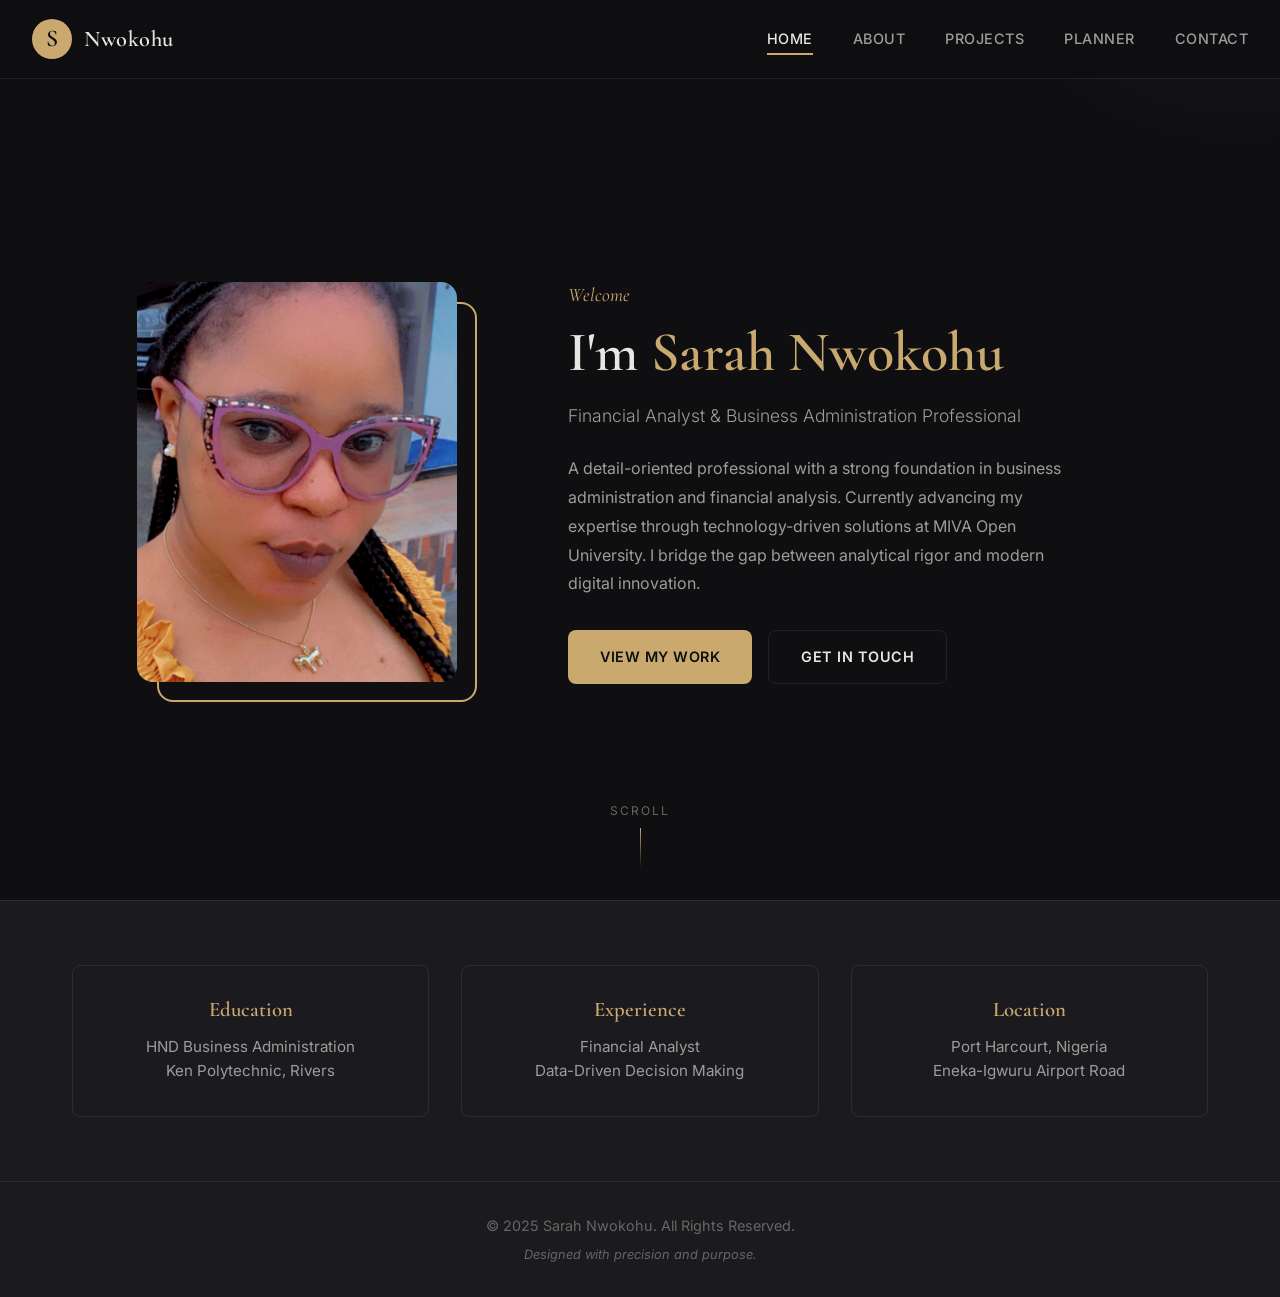
<file: index.html>
<!DOCTYPE html>
<html lang="en">
<head>
    <meta charset="UTF-8">
    <meta name="viewport" content="width=device-width, initial-scale=1.0">
    <title>Sarah Nwokohu — Portfolio</title>
    <link rel="stylesheet" href="css/styles.css">
    <link rel="preconnect" href="https://fonts.googleapis.com">
    <link href="https://fonts.googleapis.com/css2?family=Cormorant+Garamond:ital,wght@0,400;0,600;1,400&family=Inter:wght@300;400;500;600&display=swap" rel="stylesheet">
</head>
<body>
    <nav class="navbar" id="navbar">
        <div class="nav-brand">
            <span class="brand-initial">S</span>
            <span class="brand-name">Nwokohu</span>
        </div>
        <button class="nav-toggle" id="navToggle" aria-label="Toggle navigation">
            <span></span><span></span><span></span>
        </button>
        <ul class="nav-links" id="navLinks">
            <li><a href="index.html" class="active">Home</a></li>
            <li><a href="about.html">About</a></li>
            <li><a href="projects.html">Projects</a></li>
            <li><a href="planner.html">Planner</a></li>
            <li><a href="contact.html">Contact</a></li>
        </ul>
    </nav>

    <header class="hero">
        <div class="hero-content">
            <div class="hero-image">
                <img src="assets/images/profile.jpeg" alt="Sarah Nwokohu" id="profilePhoto">
                <div class="image-frame"></div>
            </div>
            <div class="hero-text">
                <p class="hero-greeting">Welcome</p>
                <h1 class="hero-title">I'm <span class="accent">Sarah Nwokohu</span></h1>
                <p class="hero-subtitle">Financial Analyst & Business Administration Professional</p>
                <p class="hero-bio">
                    A detail-oriented professional with a strong foundation in business administration 
                    and financial analysis. Currently advancing my expertise through technology-driven 
                    solutions at MIVA Open University. I bridge the gap between analytical rigor and 
                    modern digital innovation.
                </p>
                <div class="hero-cta">
                    <a href="projects.html" class="btn btn-primary">View My Work</a>
                    <a href="contact.html" class="btn btn-outline">Get in Touch</a>
                </div>
            </div>
        </div>
        <div class="scroll-indicator">
            <span>Scroll</span>
            <div class="scroll-line"></div>
        </div>
    </header>

    <section class="quick-info">
        <div class="container">
            <div class="info-grid">
                <div class="info-card">
                    <h3>Education</h3>
                    <p>HND Business Administration<br>Ken Polytechnic, Rivers</p>
                </div>
                <div class="info-card">
                    <h3>Experience</h3>
                    <p>Financial Analyst<br>Data-Driven Decision Making</p>
                </div>
                <div class="info-card">
                    <h3>Location</h3>
                    <p>Port Harcourt, Nigeria<br>Eneka-Igwuru Airport Road</p>
                </div>
            </div>
        </div>
    </section>

    <footer class="footer">
        <div class="container">
            <p>&copy; 2025 Sarah Nwokohu. All Rights Reserved.</p>
            <p class="footer-credit">Designed with precision and purpose.</p>
        </div>
    </footer>

    <script src="js/main.js"></script>
</body>
</html>
</file>
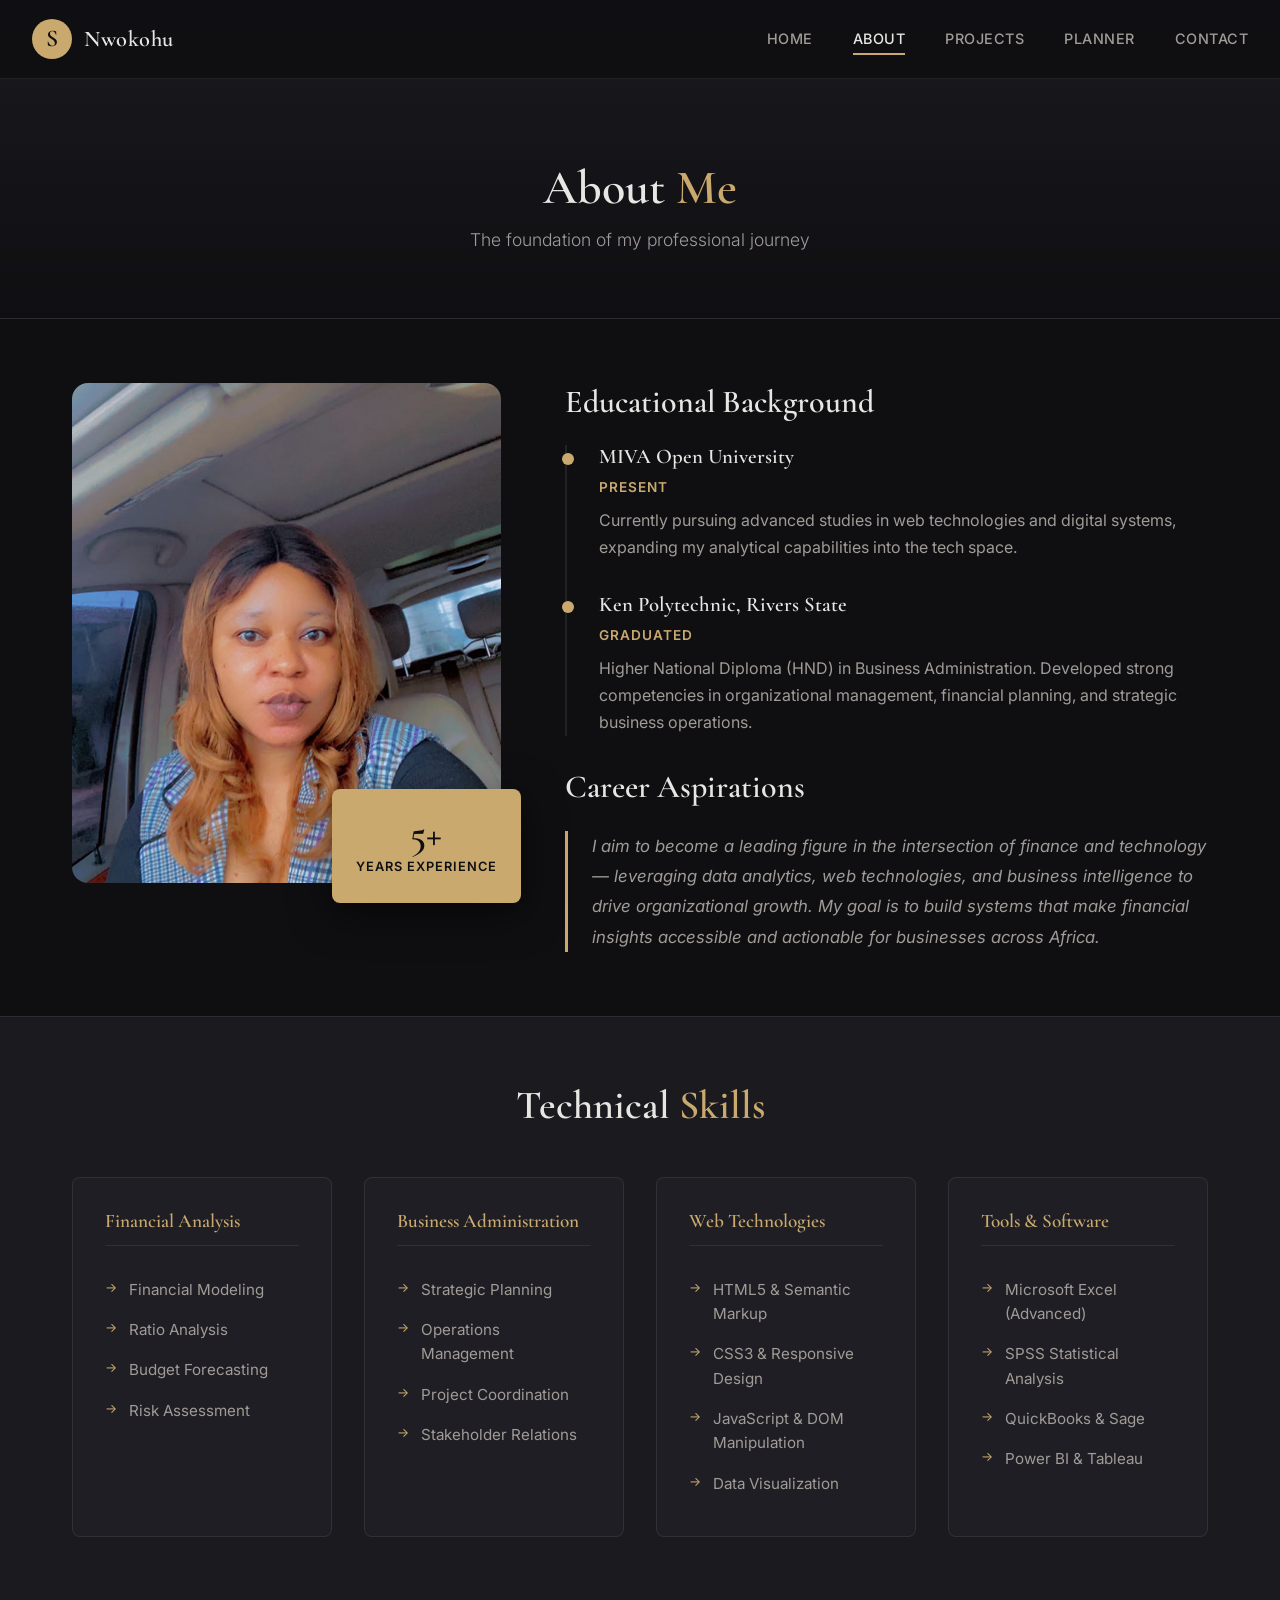
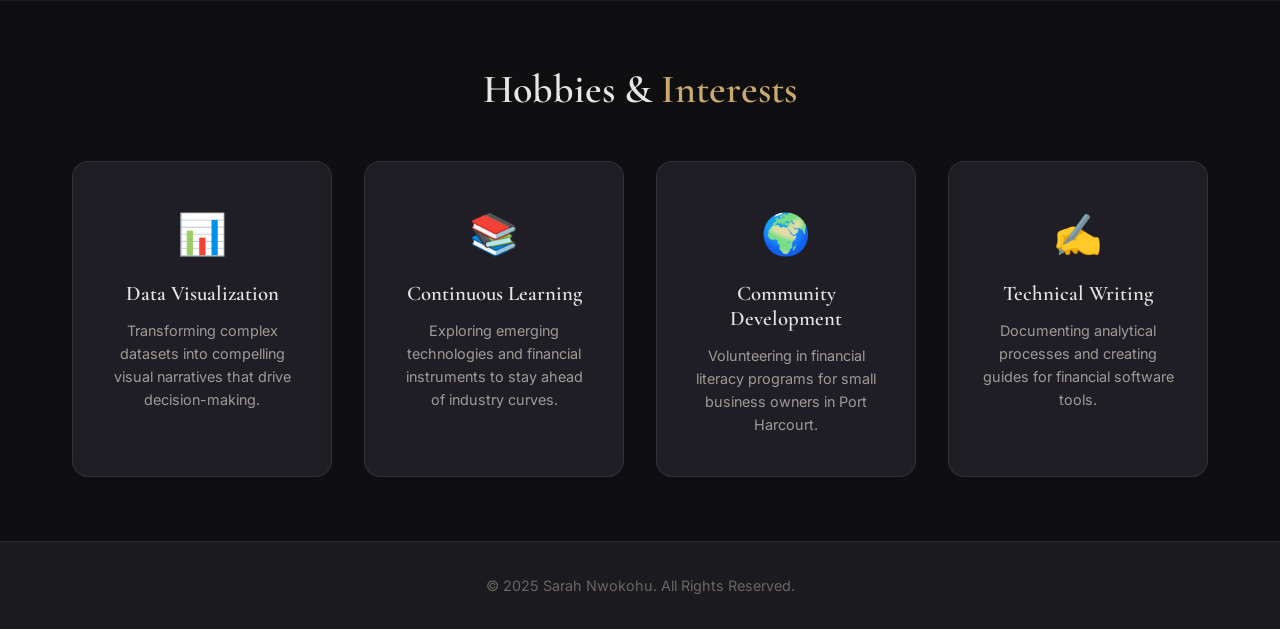
<file: about.html>
<!DOCTYPE html>
<html lang="en">
<head>
    <meta charset="UTF-8">
    <meta name="viewport" content="width=device-width, initial-scale=1.0">
    <title>About — Sarah Nwokohu</title>
    <link rel="stylesheet" href="css/styles.css">
    <link rel="preconnect" href="https://fonts.googleapis.com">
    <link href="https://fonts.googleapis.com/css2?family=Cormorant+Garamond:ital,wght@0,400;0,600;1,400&family=Inter:wght@300;400;500;600&display=swap" rel="stylesheet">
</head>
<body>
    <nav class="navbar" id="navbar">
        <div class="nav-brand">
            <span class="brand-initial">S</span>
            <span class="brand-name">Nwokohu</span>
        </div>
        <button class="nav-toggle" id="navToggle" aria-label="Toggle navigation">
            <span></span><span></span><span></span>
        </button>
        <ul class="nav-links" id="navLinks">
            <li><a href="index.html">Home</a></li>
            <li><a href="about.html" class="active">About</a></li>
            <li><a href="projects.html">Projects</a></li>
            <li><a href="planner.html">Planner</a></li>
            <li><a href="contact.html">Contact</a></li>
        </ul>
    </nav>

    <main class="page-header">
        <div class="container">
            <h1 class="page-title">About <span class="accent">Me</span></h1>
            <p class="page-subtitle">The foundation of my professional journey</p>
        </div>
    </main>

    <section class="about-section">
        <div class="container">
            <div class="about-grid">
                <div class="about-image">
                    <img src="assets/images/about.jpeg" alt="Sarah at work">
                    <div class="experience-badge">
                        <span class="badge-number">5+</span>
                        <span class="badge-text">Years Experience</span>
                    </div>
                </div>
                <div class="about-content">
                    <h2>Educational Background</h2>
                    <div class="timeline">
                        <div class="timeline-item">
                            <div class="timeline-marker"></div>
                            <div class="timeline-content">
                                <h3>MIVA Open University</h3>
                                <span class="timeline-date">Present</span>
                                <p>Currently pursuing advanced studies in web technologies and digital systems, expanding my analytical capabilities into the tech space.</p>
                            </div>
                        </div>
                        <div class="timeline-item">
                            <div class="timeline-marker"></div>
                            <div class="timeline-content">
                                <h3>Ken Polytechnic, Rivers State</h3>
                                <span class="timeline-date">Graduated</span>
                                <p>Higher National Diploma (HND) in Business Administration. Developed strong competencies in organizational management, financial planning, and strategic business operations.</p>
                            </div>
                        </div>
                    </div>

                    <h2>Career Aspirations</h2>
                    <p class="aspiration-text">
                        I aim to become a leading figure in the intersection of finance and technology — 
                        leveraging data analytics, web technologies, and business intelligence to drive 
                        organizational growth. My goal is to build systems that make financial insights 
                        accessible and actionable for businesses across Africa.
                    </p>
                </div>
            </div>
        </div>
    </section>

    <section class="skills-section">
        <div class="container">
            <h2 class="section-title">Technical <span class="accent">Skills</span></h2>
            <div class="skills-grid">
                <div class="skill-category">
                    <h3>Financial Analysis</h3>
                    <ul class="skill-list">
                        <li>Financial Modeling</li>
                        <li>Ratio Analysis</li>
                        <li>Budget Forecasting</li>
                        <li>Risk Assessment</li>
                    </ul>
                </div>
                <div class="skill-category">
                    <h3>Business Administration</h3>
                    <ul class="skill-list">
                        <li>Strategic Planning</li>
                        <li>Operations Management</li>
                        <li>Project Coordination</li>
                        <li>Stakeholder Relations</li>
                    </ul>
                </div>
                <div class="skill-category">
                    <h3>Web Technologies</h3>
                    <ul class="skill-list">
                        <li>HTML5 & Semantic Markup</li>
                        <li>CSS3 & Responsive Design</li>
                        <li>JavaScript & DOM Manipulation</li>
                        <li>Data Visualization</li>
                    </ul>
                </div>
                <div class="skill-category">
                    <h3>Tools & Software</h3>
                    <ul class="skill-list">
                        <li>Microsoft Excel (Advanced)</li>
                        <li>SPSS Statistical Analysis</li>
                        <li>QuickBooks & Sage</li>
                        <li>Power BI & Tableau</li>
                    </ul>
                </div>
            </div>
        </div>
    </section>

    <section class="interests-section">
        <div class="container">
            <h2 class="section-title">Hobbies & <span class="accent">Interests</span></h2>
            <div class="interests-grid">
                <div class="interest-card">
                    <div class="interest-icon">📊</div>
                    <h3>Data Visualization</h3>
                    <p>Transforming complex datasets into compelling visual narratives that drive decision-making.</p>
                </div>
                <div class="interest-card">
                    <div class="interest-icon">📚</div>
                    <h3>Continuous Learning</h3>
                    <p>Exploring emerging technologies and financial instruments to stay ahead of industry curves.</p>
                </div>
                <div class="interest-card">
                    <div class="interest-icon">🌍</div>
                    <h3>Community Development</h3>
                    <p>Volunteering in financial literacy programs for small business owners in Port Harcourt.</p>
                </div>
                <div class="interest-card">
                    <div class="interest-icon">✍️</div>
                    <h3>Technical Writing</h3>
                    <p>Documenting analytical processes and creating guides for financial software tools.</p>
                </div>
            </div>
        </div>
    </section>

    <footer class="footer">
        <div class="container">
            <p>&copy; 2025 Sarah Nwokohu. All Rights Reserved.</p>
        </div>
    </footer>

    <script src="js/main.js"></script>
</body>
</html>
</file>
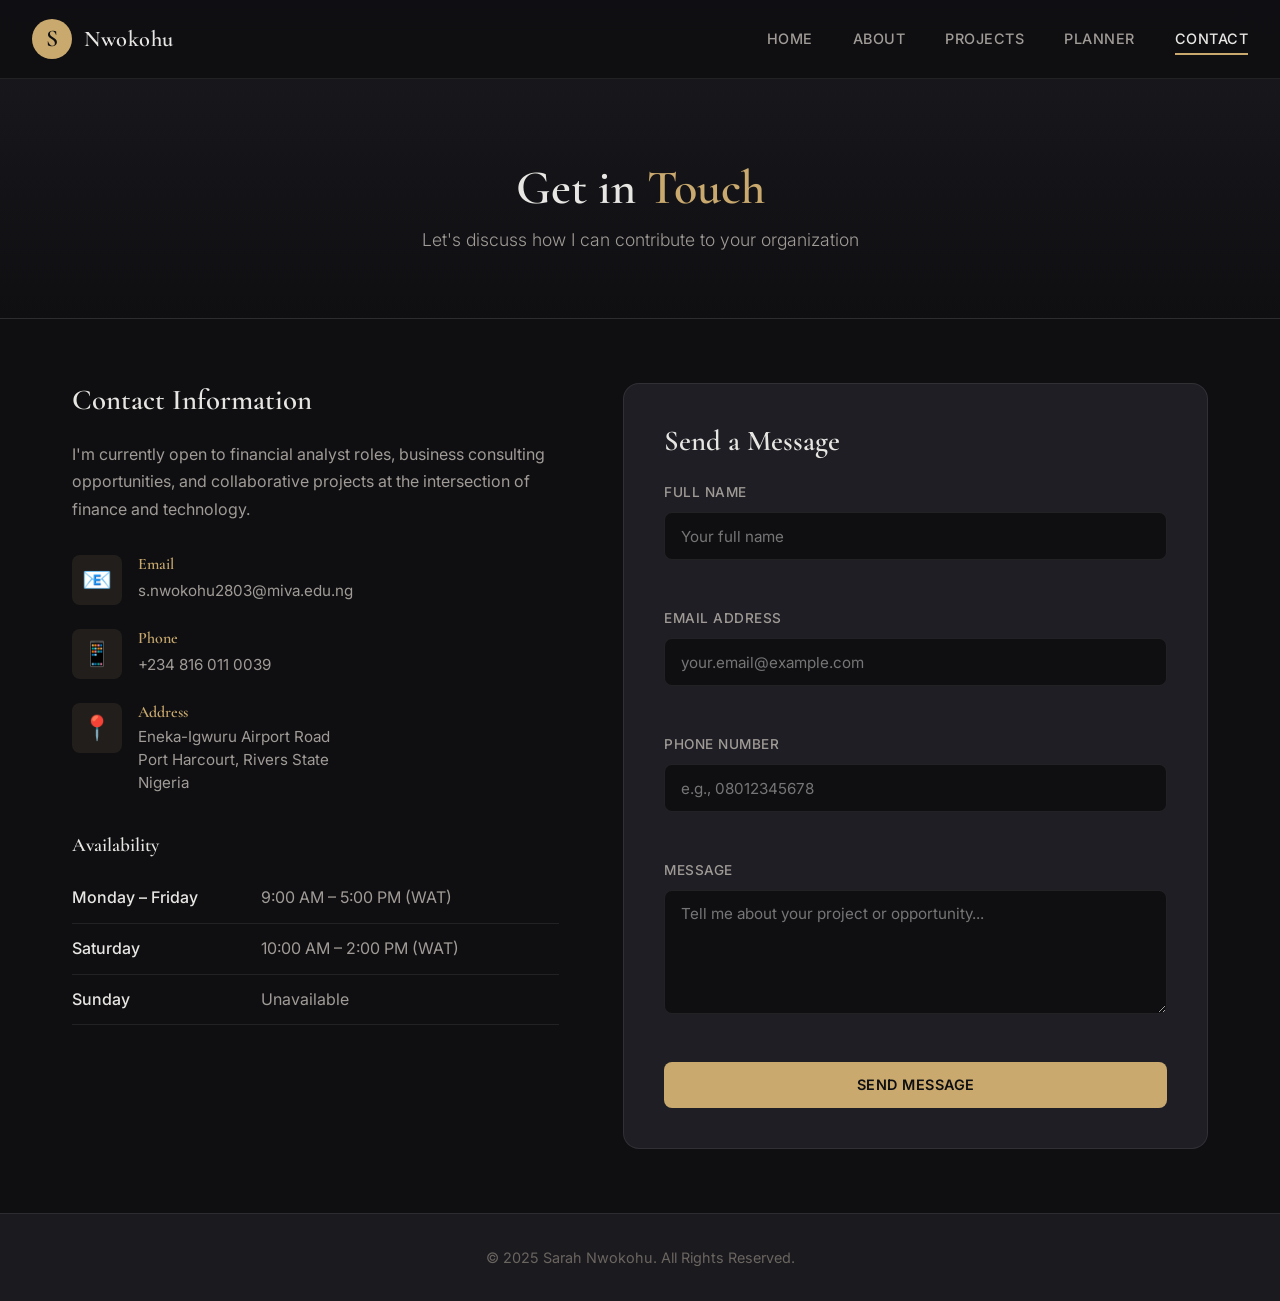
<file: contact.html>
<!DOCTYPE html>
<html lang="en">
<head>
    <meta charset="UTF-8">
    <meta name="viewport" content="width=device-width, initial-scale=1.0">
    <title>Contact — Sarah Nwokohu</title>
    <link rel="stylesheet" href="css/styles.css">
    <link rel="preconnect" href="https://fonts.googleapis.com">
    <link href="https://fonts.googleapis.com/css2?family=Cormorant+Garamond:ital,wght@0,400;0,600;1,400&family=Inter:wght@300;400;500;600&display=swap" rel="stylesheet">
</head>
<body>
    <nav class="navbar" id="navbar">
        <div class="nav-brand">
            <span class="brand-initial">S</span>
            <span class="brand-name">Nwokohu</span>
        </div>
        <button class="nav-toggle" id="navToggle" aria-label="Toggle navigation">
            <span></span><span></span><span></span>
        </button>
        <ul class="nav-links" id="navLinks">
            <li><a href="index.html">Home</a></li>
            <li><a href="about.html">About</a></li>
            <li><a href="projects.html">Projects</a></li>
            <li><a href="planner.html">Planner</a></li>
            <li><a href="contact.html" class="active">Contact</a></li>
        </ul>
    </nav>

    <main class="page-header">
        <div class="container">
            <h1 class="page-title">Get in <span class="accent">Touch</span></h1>
            <p class="page-subtitle">Let's discuss how I can contribute to your organization</p>
        </div>
    </main>

    <section class="contact-section">
        <div class="container">
            <div class="contact-grid">
                <div class="contact-info">
                    <h2>Contact Information</h2>
                    <p class="contact-intro">
                        I'm currently open to financial analyst roles, business consulting opportunities, 
                        and collaborative projects at the intersection of finance and technology.
                    </p>
                    
                    <div class="contact-details">
                        <div class="contact-item">
                            <div class="contact-icon">📧</div>
                            <div class="contact-detail">
                                <h3>Email</h3>
                                <a href="mailto:s.nwokohu2803@miva.edu.ng">s.nwokohu2803@miva.edu.ng</a>
                            </div>
                        </div>
                        <div class="contact-item">
                            <div class="contact-icon">📱</div>
                            <div class="contact-detail">
                                <h3>Phone</h3>
                                <a href="tel:+2348160110039">+234 816 011 0039</a>
                            </div>
                        </div>
                        <div class="contact-item">
                            <div class="contact-icon">📍</div>
                            <div class="contact-detail">
                                <h3>Address</h3>
                                <p>Eneka-Igwuru Airport Road<br>Port Harcourt, Rivers State<br>Nigeria</p>
                            </div>
                        </div>
                    </div>

                    <div class="availability">
                        <h3>Availability</h3>
                        <table class="availability-table">
                            <tr>
                                <td>Monday – Friday</td>
                                <td>9:00 AM – 5:00 PM (WAT)</td>
                            </tr>
                            <tr>
                                <td>Saturday</td>
                                <td>10:00 AM – 2:00 PM (WAT)</td>
                            </tr>
                            <tr>
                                <td>Sunday</td>
                                <td>Unavailable</td>
                            </tr>
                        </table>
                    </div>
                </div>

                <div class="contact-form-wrapper">
                    <h2>Send a Message</h2>
                    <form id="contactForm" class="contact-form" novalidate>
                        <div class="form-group">
                            <label for="contactName">Full Name</label>
                            <input type="text" id="contactName" name="name" placeholder="Your full name">
                            <span class="error-message" id="nameError"></span>
                        </div>
                        <div class="form-group">
                            <label for="contactEmail">Email Address</label>
                            <input type="email" id="contactEmail" name="email" placeholder="your.email@example.com">
                            <span class="error-message" id="emailError"></span>
                        </div>
                        <div class="form-group">
                            <label for="contactPhone">Phone Number</label>
                            <input type="tel" id="contactPhone" name="phone" placeholder="e.g., 08012345678">
                            <span class="error-message" id="phoneError"></span>
                        </div>
                        <div class="form-group">
                            <label for="contactMessage">Message</label>
                            <textarea id="contactMessage" name="message" rows="5" placeholder="Tell me about your project or opportunity..."></textarea>
                            <span class="error-message" id="messageError"></span>
                        </div>
                        <button type="submit" class="btn btn-primary btn-full">Send Message</button>
                        <div id="formSuccess" class="form-success">
                            <p>✓ Message sent successfully! I'll get back to you within 24 hours.</p>
                        </div>
                    </form>
                </div>
            </div>
        </div>
    </section>

    <footer class="footer">
        <div class="container">
            <p>&copy; 2025 Sarah Nwokohu. All Rights Reserved.</p>
        </div>
    </footer>

    <script src="js/main.js"></script>
</body>
</html>
</file>
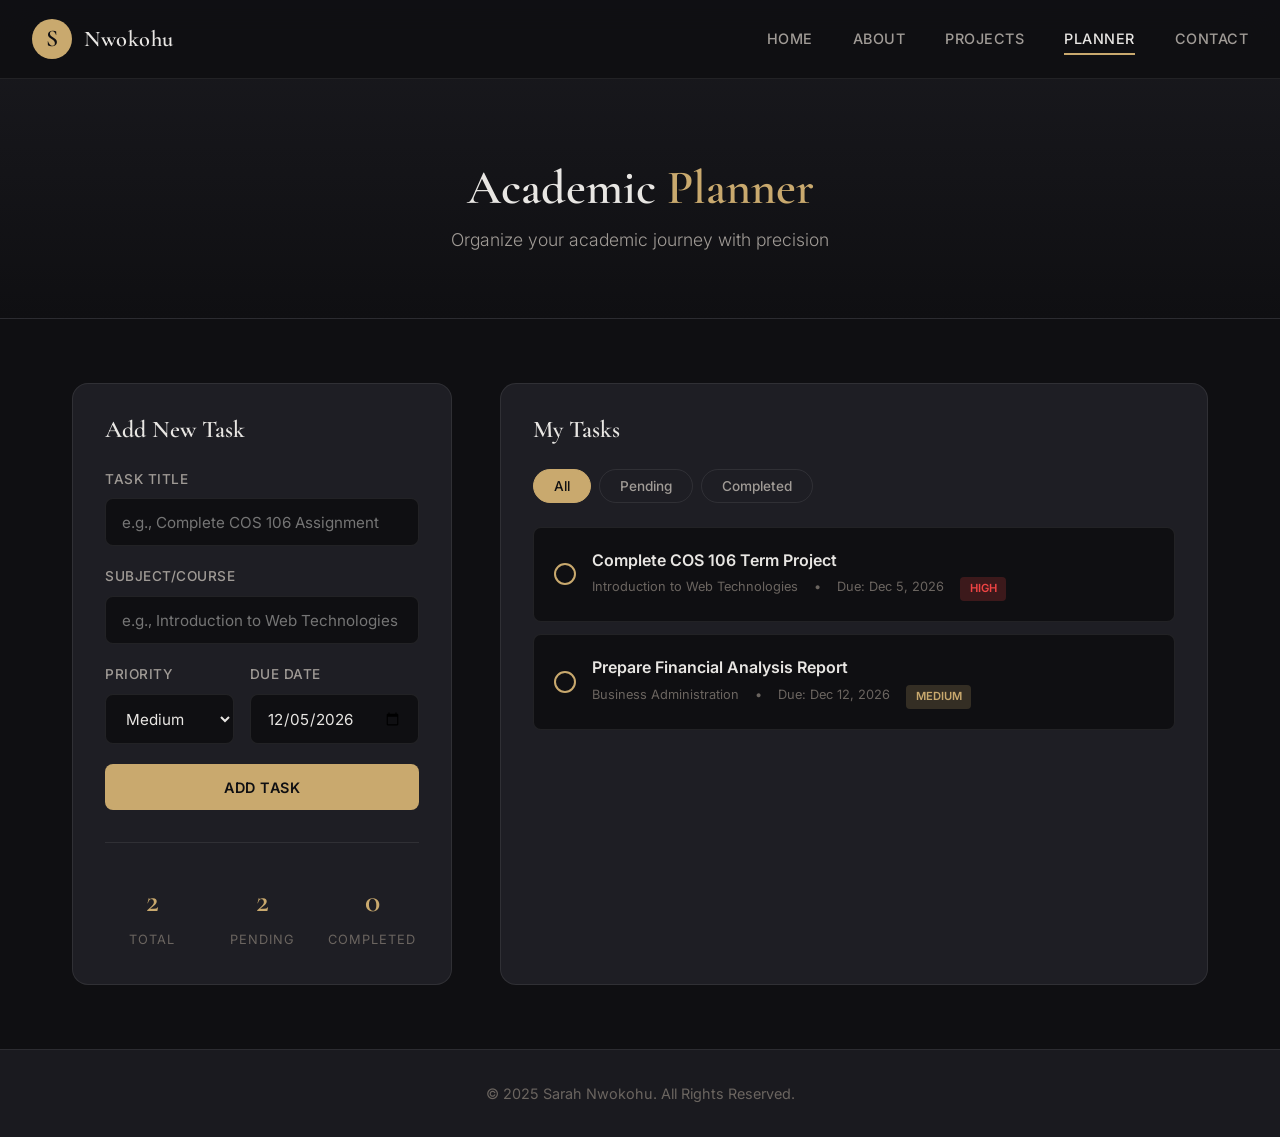
<file: planner.html>
<!DOCTYPE html>
<html lang="en">
<head>
    <meta charset="UTF-8">
    <meta name="viewport" content="width=device-width, initial-scale=1.0">
    <title>Planner — Sarah Nwokohu</title>
    <link rel="stylesheet" href="css/styles.css">
    <link rel="preconnect" href="https://fonts.googleapis.com">
    <link href="https://fonts.googleapis.com/css2?family=Cormorant+Garamond:ital,wght@0,400;0,600;1,400&family=Inter:wght@300;400;500;600&display=swap" rel="stylesheet">
</head>
<body>
    <nav class="navbar" id="navbar">
        <div class="nav-brand">
            <span class="brand-initial">S</span>
            <span class="brand-name">Nwokohu</span>
        </div>
        <button class="nav-toggle" id="navToggle" aria-label="Toggle navigation">
            <span></span><span></span><span></span>
        </button>
        <ul class="nav-links" id="navLinks">
            <li><a href="index.html">Home</a></li>
            <li><a href="about.html">About</a></li>
            <li><a href="projects.html">Projects</a></li>
            <li><a href="planner.html" class="active">Planner</a></li>
            <li><a href="contact.html">Contact</a></li>
        </ul>
    </nav>

    <main class="page-header">
        <div class="container">
            <h1 class="page-title">Academic <span class="accent">Planner</span></h1>
            <p class="page-subtitle">Organize your academic journey with precision</p>
        </div>
    </main>

    <section class="planner-section">
        <div class="container">
            <div class="planner-layout">
                <div class="planner-input">
                    <h2>Add New Task</h2>
                    <form id="taskForm" class="task-form">
                        <div class="form-group">
                            <label for="taskTitle">Task Title</label>
                            <input type="text" id="taskTitle" placeholder="e.g., Complete COS 106 Assignment" required>
                        </div>
                        <div class="form-group">
                            <label for="taskSubject">Subject/Course</label>
                            <input type="text" id="taskSubject" placeholder="e.g., Introduction to Web Technologies" required>
                        </div>
                        <div class="form-row">
                            <div class="form-group">
                                <label for="taskPriority">Priority</label>
                                <select id="taskPriority">
                                    <option value="low">Low</option>
                                    <option value="medium" selected>Medium</option>
                                    <option value="high">High</option>
                                </select>
                            </div>
                            <div class="form-group">
                                <label for="taskDue">Due Date</label>
                                <input type="date" id="taskDue" required>
                            </div>
                        </div>
                        <button type="submit" class="btn btn-primary btn-full">Add Task</button>
                    </form>

                    <div class="planner-stats">
                        <div class="stat-item">
                            <span class="stat-number" id="totalTasks">0</span>
                            <span class="stat-label">Total</span>
                        </div>
                        <div class="stat-item">
                            <span class="stat-number" id="pendingTasks">0</span>
                            <span class="stat-label">Pending</span>
                        </div>
                        <div class="stat-item">
                            <span class="stat-number" id="completedTasks">0</span>
                            <span class="stat-label">Completed</span>
                        </div>
                    </div>
                </div>

                <div class="planner-list">
                    <h2>My Tasks</h2>
                    <div class="filter-tabs">
                        <button class="filter-btn active" data-filter="all">All</button>
                        <button class="filter-btn" data-filter="pending">Pending</button>
                        <button class="filter-btn" data-filter="completed">Completed</button>
                    </div>
                    <ul id="taskList" class="task-list">
                        <!-- Tasks populated by JavaScript -->
                    </ul>
                    <div id="emptyState" class="empty-state">
                        <p>No tasks yet. Add your first academic task above.</p>
                    </div>
                </div>
            </div>
        </div>
    </section>

    <footer class="footer">
        <div class="container">
            <p>&copy; 2025 Sarah Nwokohu. All Rights Reserved.</p>
        </div>
    </footer>

    <script src="js/main.js"></script>
</body>
</html>
</file>
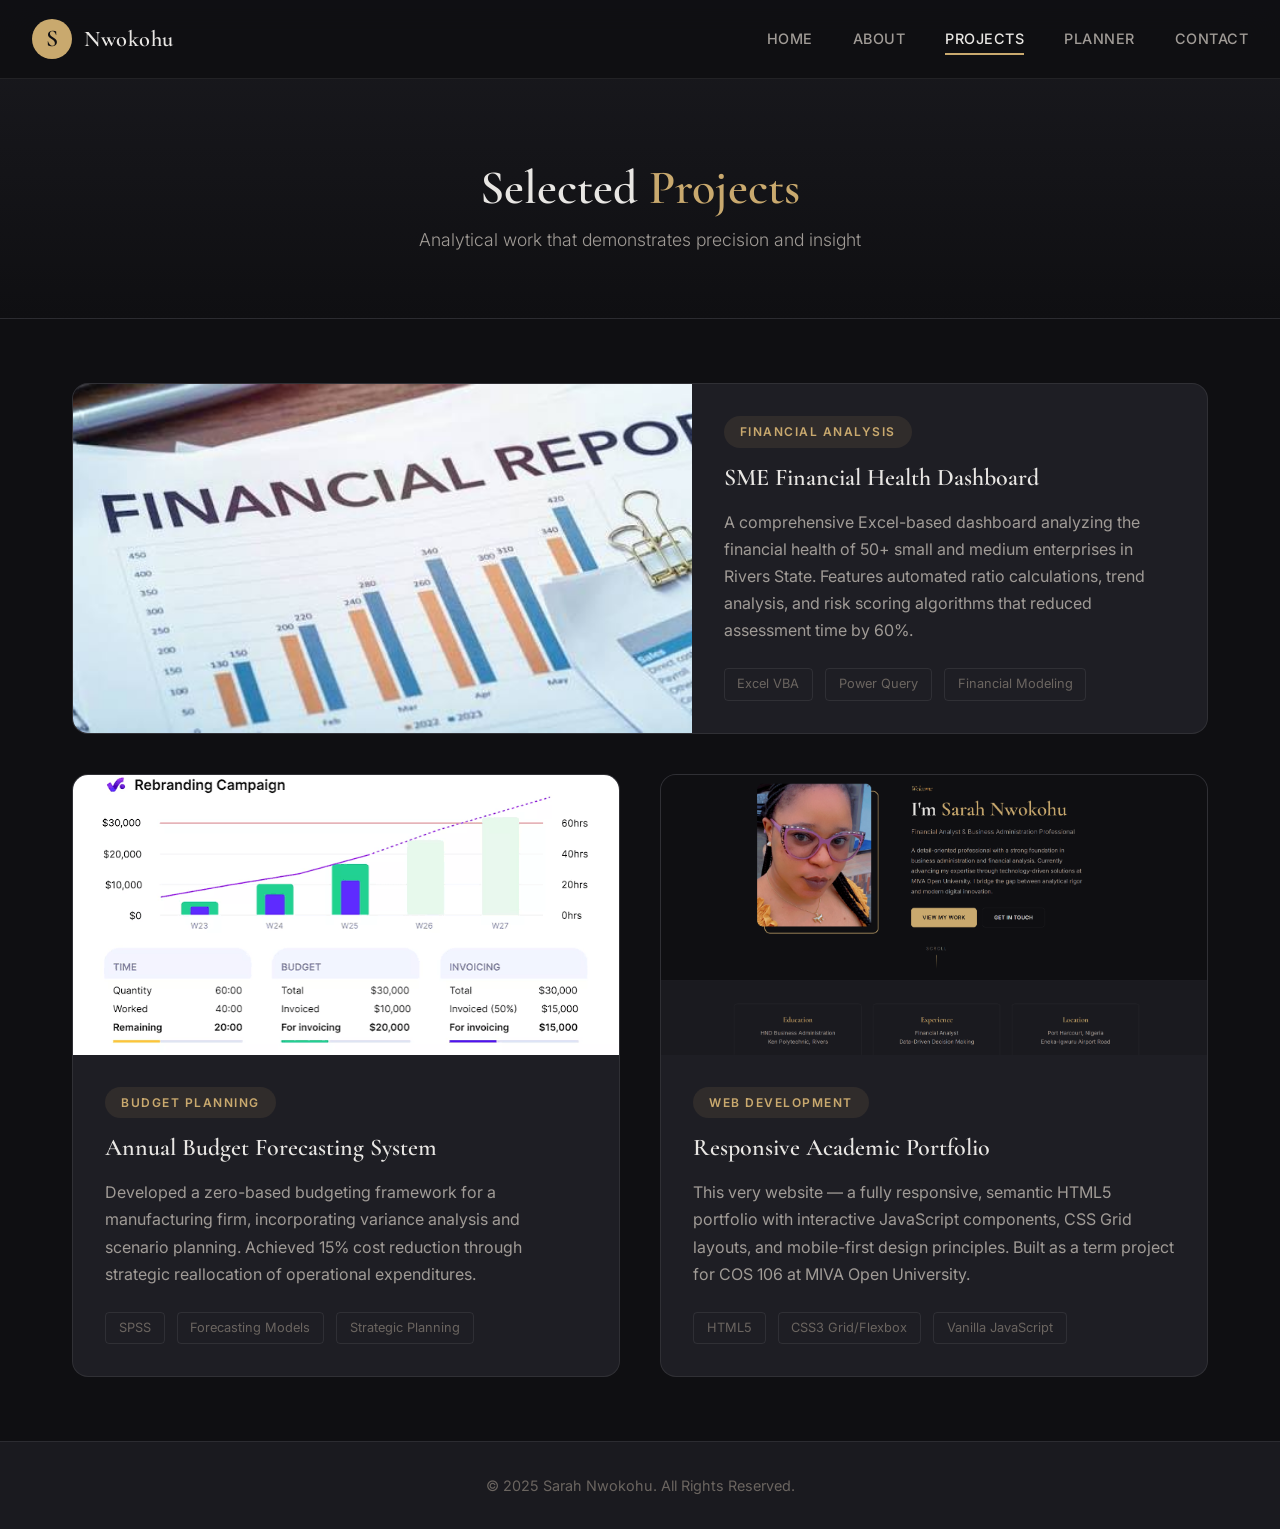
<file: projects.html>
<!DOCTYPE html>
<html lang="en">
<head>
    <meta charset="UTF-8">
    <meta name="viewport" content="width=device-width, initial-scale=1.0">
    <title>Projects — Sarah Nwokohu</title>
    <link rel="stylesheet" href="css/styles.css">
    <link rel="preconnect" href="https://fonts.googleapis.com">
    <link href="https://fonts.googleapis.com/css2?family=Cormorant+Garamond:ital,wght@0,400;0,600;1,400&family=Inter:wght@300;400;500;600&display=swap" rel="stylesheet">
</head>
<body>
    <nav class="navbar" id="navbar">
        <div class="nav-brand">
            <span class="brand-initial">S</span>
            <span class="brand-name">Nwokohu</span>
        </div>
        <button class="nav-toggle" id="navToggle" aria-label="Toggle navigation">
            <span></span><span></span><span></span>
        </button>
        <ul class="nav-links" id="navLinks">
            <li><a href="index.html">Home</a></li>
            <li><a href="about.html">About</a></li>
            <li><a href="projects.html" class="active">Projects</a></li>
            <li><a href="planner.html">Planner</a></li>
            <li><a href="contact.html">Contact</a></li>
        </ul>
    </nav>

    <main class="page-header">
        <div class="container">
            <h1 class="page-title">Selected <span class="accent">Projects</span></h1>
            <p class="page-subtitle">Analytical work that demonstrates precision and insight</p>
        </div>
    </main>

    <section class="projects-section">
        <div class="container">
            <div class="projects-grid">
                <article class="project-card featured">
                    <div class="project-image">
                        <img src="assets/images/project1.jpg" alt="Financial Dashboard">
                        <div class="project-overlay">
                            <!-- <a href="#" class="project-link" onclick="alert('Demo link coming soon'); return false;">View Demo</a> -->
                        </div>
                    </div>
                    <div class="project-content">
                        <span class="project-tag">Financial Analysis</span>
                        <h2 class="project-title">SME Financial Health Dashboard</h2>
                        <p class="project-description">
                            A comprehensive Excel-based dashboard analyzing the financial health of 50+ 
                            small and medium enterprises in Rivers State. Features automated ratio calculations, 
                            trend analysis, and risk scoring algorithms that reduced assessment time by 60%.
                        </p>
                        <ul class="project-tech">
                            <li>Excel VBA</li>
                            <li>Power Query</li>
                            <li>Financial Modeling</li>
                        </ul>
                    </div>
                </article>

                <article class="project-card">
                    <div class="project-image">
                        <img src="assets/images/project2.png" alt="Budget Analysis">
                        <div class="project-overlay">
                            <!-- <a href="#" class="project-link" onclick="alert('Demo link coming soon'); return false;">View Demo</a> -->
                        </div>
                    </div>
                    <div class="project-content">
                        <span class="project-tag">Budget Planning</span>
                        <h2 class="project-title">Annual Budget Forecasting System</h2>
                        <p class="project-description">
                            Developed a zero-based budgeting framework for a manufacturing firm, incorporating 
                            variance analysis and scenario planning. Achieved 15% cost reduction through 
                            strategic reallocation of operational expenditures.
                        </p>
                        <ul class="project-tech">
                            <li>SPSS</li>
                            <li>Forecasting Models</li>
                            <li>Strategic Planning</li>
                        </ul>
                    </div>
                </article>

                <article class="project-card">
                    <div class="project-image">
                        <img src="assets/images/project3.png" alt="Portfolio Website">
                        <div class="project-overlay">
                            <a href="index.html" class="project-link">Live Site</a>
                        </div>
                    </div>
                    <div class="project-content">
                        <span class="project-tag">Web Development</span>
                        <h2 class="project-title">Responsive Academic Portfolio</h2>
                        <p class="project-description">
                            This very website — a fully responsive, semantic HTML5 portfolio with interactive 
                            JavaScript components, CSS Grid layouts, and mobile-first design principles. 
                            Built as a term project for COS 106 at MIVA Open University.
                        </p>
                        <ul class="project-tech">
                            <li>HTML5</li>
                            <li>CSS3 Grid/Flexbox</li>
                            <li>Vanilla JavaScript</li>
                        </ul>
                    </div>
                </article>
            </div>
        </div>
    </section>

    <footer class="footer">
        <div class="container">
            <p>&copy; 2025 Sarah Nwokohu. All Rights Reserved.</p>
        </div>
    </footer>

    <script src="js/main.js"></script>
</body>
</html>
</file>
<file: css/styles.css>
/* ============================================
   SARAH NWOKOHU PORTFOLIO
   Dark Academic Aesthetic with Warm Accents
   ============================================ */

/* CSS Custom Properties */
:root {
    --bg-primary: #0f0f12;
    --bg-secondary: #1a1a1f;
    --bg-tertiary: #25252b;
    --bg-card: #1e1e24;
    --text-primary: #e8e6e3;
    --text-secondary: #a09b96;
    --text-muted: #6b6560;
    --accent: #c9a96e;
    --accent-hover: #d4b87a;
    --accent-muted: rgba(201, 169, 110, 0.1);
    --border: rgba(255, 255, 255, 0.08);
    --border-hover: rgba(201, 169, 110, 0.3);
    --shadow: 0 4px 20px rgba(0, 0, 0, 0.4);
    --shadow-lg: 0 10px 40px rgba(0, 0, 0, 0.6);
    --radius: 8px;
    --radius-lg: 16px;
    --transition: all 0.3s cubic-bezier(0.4, 0, 0.2, 1);
    --font-serif: 'Cormorant Garamond', Georgia, serif;
    --font-sans: 'Inter', -apple-system, BlinkMacSystemFont, sans-serif;
}

/* Reset & Base */
*, *::before, *::after {
    margin: 0;
    padding: 0;
    box-sizing: border-box;
}

html {
    scroll-behavior: smooth;
    font-size: 16px;
}

body {
    font-family: var(--font-sans);
    background-color: var(--bg-primary);
    color: var(--text-primary);
    line-height: 1.6;
    overflow-x: hidden;
    -webkit-font-smoothing: antialiased;
}

a {
    color: inherit;
    text-decoration: none;
    transition: var(--transition);
}

img {
    max-width: 100%;
    height: auto;
    display: block;
}

.container {
    max-width: 1200px;
    margin: 0 auto;
    padding: 0 2rem;
}

/* Typography */
h1, h2, h3, h4 {
    font-family: var(--font-serif);
    font-weight: 600;
    line-height: 1.2;
}

.accent {
    color: var(--accent);
}

/* ============================================
   NAVIGATION
   ============================================ */
.navbar {
    position: fixed;
    top: 0;
    left: 0;
    right: 0;
    z-index: 1000;
    display: flex;
    justify-content: space-between;
    align-items: center;
    padding: 1.2rem 2rem;
    background: rgba(15, 15, 18, 0.9);
    backdrop-filter: blur(20px);
    border-bottom: 1px solid var(--border);
    transition: var(--transition);
}

.nav-brand {
    display: flex;
    align-items: center;
    gap: 0.75rem;
}

.brand-initial {
    width: 40px;
    height: 40px;
    display: flex;
    align-items: center;
    justify-content: center;
    background: var(--accent);
    color: var(--bg-primary);
    font-family: var(--font-serif);
    font-size: 1.5rem;
    font-weight: 600;
    border-radius: 50%;
}

.brand-name {
    font-family: var(--font-serif);
    font-size: 1.4rem;
    font-weight: 600;
    letter-spacing: 0.5px;
}

.nav-links {
    display: flex;
    list-style: none;
    gap: 2.5rem;
}

.nav-links a {
    font-size: 0.9rem;
    font-weight: 500;
    letter-spacing: 0.5px;
    text-transform: uppercase;
    color: var(--text-secondary);
    position: relative;
    padding: 0.5rem 0;
}

.nav-links a::after {
    content: '';
    position: absolute;
    bottom: 0;
    left: 0;
    width: 0;
    height: 2px;
    background: var(--accent);
    transition: var(--transition);
}

.nav-links a:hover,
.nav-links a.active {
    color: var(--text-primary);
}

.nav-links a:hover::after,
.nav-links a.active::after {
    width: 100%;
}

.nav-toggle {
    display: none;
    flex-direction: column;
    gap: 5px;
    background: none;
    border: none;
    cursor: pointer;
    padding: 0.5rem;
}

.nav-toggle span {
    display: block;
    width: 25px;
    height: 2px;
    background: var(--text-primary);
    transition: var(--transition);
}

/* ============================================
   HERO SECTION
   ============================================ */
.hero {
    min-height: 100vh;
    display: flex;
    flex-direction: column;
    justify-content: center;
    align-items: center;
    padding: 8rem 2rem 4rem;
    position: relative;
    overflow: hidden;
}

.hero::before {
    content: '';
    position: absolute;
    top: -50%;
    right: -20%;
    width: 600px;
    height: 600px;
    background: radial-gradient(circle, rgba(201, 169, 110, 0.08) 0%, transparent 70%);
    pointer-events: none;
}

.hero-content {
    display: grid;
    grid-template-columns: 1fr 1.5fr;
    gap: 4rem;
    align-items: center;
    max-width: 1100px;
    width: 100%;
}

.hero-image {
    position: relative;
    justify-self: center;
}

.hero-image img {
    width: 320px;
    height: 400px;
    object-fit: cover;
    border-radius: var(--radius-lg);
    position: relative;
    z-index: 2;
    filter: grayscale(30%) contrast(1.1);
    transition: var(--transition);
}

.hero-image img:hover {
    filter: grayscale(0%) contrast(1);
}

.image-frame {
    position: absolute;
    top: 20px;
    left: 20px;
    width: 320px;
    height: 400px;
    border: 2px solid var(--accent);
    border-radius: var(--radius-lg);
    z-index: 1;
    transition: var(--transition);
}

.hero-image:hover .image-frame {
    top: 15px;
    left: 15px;
}

.hero-greeting {
    font-family: var(--font-serif);
    font-size: 1.2rem;
    font-style: italic;
    color: var(--accent);
    margin-bottom: 0.5rem;
}

.hero-title {
    font-size: 3.5rem;
    margin-bottom: 1rem;
}

.hero-subtitle {
    font-size: 1.1rem;
    color: var(--text-secondary);
    margin-bottom: 1.5rem;
    font-weight: 300;
}

.hero-bio {
    color: var(--text-secondary);
    font-size: 1rem;
    line-height: 1.8;
    margin-bottom: 2rem;
    max-width: 500px;
}

.hero-cta {
    display: flex;
    gap: 1rem;
}

/* Buttons */
.btn {
    display: inline-flex;
    align-items: center;
    justify-content: center;
    padding: 0.9rem 2rem;
    font-family: var(--font-sans);
    font-size: 0.9rem;
    font-weight: 600;
    letter-spacing: 0.5px;
    text-transform: uppercase;
    border-radius: var(--radius);
    cursor: pointer;
    transition: var(--transition);
    border: none;
}

.btn-primary {
    background: var(--accent);
    color: var(--bg-primary);
}

.btn-primary:hover {
    background: var(--accent-hover);
    transform: translateY(-2px);
    box-shadow: 0 8px 25px rgba(201, 169, 110, 0.3);
}

.btn-outline {
    background: transparent;
    color: var(--text-primary);
    border: 1px solid var(--border);
}

.btn-outline:hover {
    border-color: var(--accent);
    color: var(--accent);
    transform: translateY(-2px);
}

.btn-full {
    width: 100%;
}

.scroll-indicator {
    position: absolute;
    bottom: 2rem;
    left: 50%;
    transform: translateX(-50%);
    display: flex;
    flex-direction: column;
    align-items: center;
    gap: 0.5rem;
    color: var(--text-muted);
    font-size: 0.75rem;
    text-transform: uppercase;
    letter-spacing: 2px;
}

.scroll-line {
    width: 1px;
    height: 40px;
    background: linear-gradient(to bottom, var(--accent), transparent);
    animation: scrollPulse 2s infinite;
}

@keyframes scrollPulse {
    0%, 100% { opacity: 1; transform: scaleY(1); }
    50% { opacity: 0.5; transform: scaleY(0.5); }
}

/* ============================================
   QUICK INFO
   ============================================ */
.quick-info {
    padding: 4rem 0;
    background: var(--bg-secondary);
    border-top: 1px solid var(--border);
}

.info-grid {
    display: grid;
    grid-template-columns: repeat(3, 1fr);
    gap: 2rem;
}

.info-card {
    text-align: center;
    padding: 2rem;
    border: 1px solid var(--border);
    border-radius: var(--radius);
    transition: var(--transition);
}

.info-card:hover {
    border-color: var(--border-hover);
    transform: translateY(-5px);
}

.info-card h3 {
    font-size: 1.3rem;
    margin-bottom: 0.75rem;
    color: var(--accent);
}

.info-card p {
    color: var(--text-secondary);
    font-size: 0.95rem;
    line-height: 1.6;
}

/* ============================================
   PAGE HEADER
   ============================================ */
.page-header {
    padding: 10rem 0 4rem;
    text-align: center;
    background: linear-gradient(180deg, var(--bg-secondary) 0%, var(--bg-primary) 100%);
    border-bottom: 1px solid var(--border);
}

.page-title {
    font-size: 3rem;
    margin-bottom: 0.5rem;
}

.page-subtitle {
    color: var(--text-secondary);
    font-size: 1.1rem;
    font-weight: 300;
}

/* ============================================
   ABOUT SECTION
   ============================================ */
.about-section {
    padding: 4rem 0;
}

.about-grid {
    display: grid;
    grid-template-columns: 1fr 1.5fr;
    gap: 4rem;
    align-items: start;
}

.about-image {
    position: relative;
    sticky: top: 100px;
}

.about-image img {
    width: 100%;
    height: 500px;
    object-fit: cover;
    border-radius: var(--radius-lg);
    filter: grayscale(20%);
}

.experience-badge {
    position: absolute;
    bottom: -20px;
    right: -20px;
    background: var(--accent);
    color: var(--bg-primary);
    padding: 1.5rem;
    border-radius: var(--radius);
    text-align: center;
    box-shadow: var(--shadow-lg);
}

.badge-number {
    display: block;
    font-family: var(--font-serif);
    font-size: 2.5rem;
    font-weight: 600;
    line-height: 1;
}

.badge-text {
    font-size: 0.8rem;
    font-weight: 600;
    text-transform: uppercase;
    letter-spacing: 1px;
}

.about-content h2 {
    font-size: 2rem;
    margin: 2rem 0 1.5rem;
    color: var(--text-primary);
}

.about-content h2:first-child {
    margin-top: 0;
}

/* Timeline */
.timeline {
    position: relative;
    padding-left: 2rem;
    border-left: 2px solid var(--border);
}

.timeline-item {
    position: relative;
    padding-bottom: 2rem;
}

.timeline-item:last-child {
    padding-bottom: 0;
}

.timeline-marker {
    position: absolute;
    left: -2rem;
    top: 0.5rem;
    width: 12px;
    height: 12px;
    background: var(--accent);
    border-radius: 50%;
    transform: translateX(-5px);
}

.timeline-content h3 {
    font-size: 1.3rem;
    margin-bottom: 0.25rem;
}

.timeline-date {
    display: inline-block;
    font-size: 0.85rem;
    color: var(--accent);
    font-weight: 600;
    margin-bottom: 0.5rem;
    text-transform: uppercase;
    letter-spacing: 1px;
}

.timeline-content p {
    color: var(--text-secondary);
    line-height: 1.7;
}

.aspiration-text {
    color: var(--text-secondary);
    line-height: 1.8;
    font-size: 1.05rem;
    border-left: 3px solid var(--accent);
    padding-left: 1.5rem;
    font-style: italic;
}

/* Skills Section */
.skills-section {
    padding: 4rem 0;
    background: var(--bg-secondary);
    border-top: 1px solid var(--border);
}

.section-title {
    text-align: center;
    font-size: 2.5rem;
    margin-bottom: 3rem;
}

.skills-grid {
    display: grid;
    grid-template-columns: repeat(4, 1fr);
    gap: 2rem;
}

.skill-category {
    background: var(--bg-card);
    padding: 2rem;
    border-radius: var(--radius);
    border: 1px solid var(--border);
    transition: var(--transition);
}

.skill-category:hover {
    border-color: var(--border-hover);
    transform: translateY(-5px);
}

.skill-category h3 {
    font-size: 1.2rem;
    margin-bottom: 1.5rem;
    color: var(--accent);
    border-bottom: 1px solid var(--border);
    padding-bottom: 0.75rem;
}

.skill-list {
    list-style: none;
}

.skill-list li {
    padding: 0.5rem 0;
    color: var(--text-secondary);
    font-size: 0.95rem;
    position: relative;
    padding-left: 1.5rem;
}

.skill-list li::before {
    content: '→';
    position: absolute;
    left: 0;
    color: var(--accent);
    font-size: 0.8rem;
}

/* Interests Section */
.interests-section {
    padding: 4rem 0;
}

.interests-grid {
    display: grid;
    grid-template-columns: repeat(4, 1fr);
    gap: 2rem;
}

.interest-card {
    text-align: center;
    padding: 2.5rem 2rem;
    background: var(--bg-card);
    border: 1px solid var(--border);
    border-radius: var(--radius-lg);
    transition: var(--transition);
}

.interest-card:hover {
    border-color: var(--accent);
    transform: translateY(-8px);
    box-shadow: var(--shadow);
}

.interest-icon {
    font-size: 2.5rem;
    margin-bottom: 1rem;
}

.interest-card h3 {
    font-size: 1.3rem;
    margin-bottom: 0.75rem;
}

.interest-card p {
    color: var(--text-secondary);
    font-size: 0.9rem;
    line-height: 1.6;
}

/* ============================================
   PROJECTS SECTION
   ============================================ */
.projects-section {
    padding: 4rem 0;
}

.projects-grid {
    display: grid;
    grid-template-columns: repeat(2, 1fr);
    gap: 2.5rem;
}

.project-card {
    background: var(--bg-card);
    border: 1px solid var(--border);
    border-radius: var(--radius-lg);
    overflow: hidden;
    transition: var(--transition);
}

.project-card:hover {
    transform: translateY(-8px);
    box-shadow: var(--shadow-lg);
    border-color: var(--border-hover);
}

.project-card.featured {
    grid-column: 1 / -1;
    display: grid;
    grid-template-columns: 1.2fr 1fr;
}

.project-image {
    position: relative;
    overflow: hidden;
    height: 280px;
}

.project-card.featured .project-image {
    height: 100%;
}

.project-image img {
    width: 100%;
    height: 100%;
    object-fit: cover;
    transition: var(--transition);
}

.project-card:hover .project-image img {
    transform: scale(1.05);
}

.project-overlay {
    position: absolute;
    inset: 0;
    background: rgba(15, 15, 18, 0.85);
    display: flex;
    align-items: center;
    justify-content: center;
    opacity: 0;
    transition: var(--transition);
}

.project-card:hover .project-overlay {
    opacity: 1;
}

.project-link {
    padding: 0.75rem 2rem;
    background: var(--accent);
    color: var(--bg-primary);
    font-weight: 600;
    text-transform: uppercase;
    letter-spacing: 1px;
    font-size: 0.85rem;
    border-radius: var(--radius);
    transform: translateY(20px);
    transition: var(--transition);
}

.project-card:hover .project-link {
    transform: translateY(0);
}

.project-link:hover {
    background: var(--accent-hover);
}

.project-content {
    padding: 2rem;
}

.project-tag {
    display: inline-block;
    font-size: 0.75rem;
    font-weight: 600;
    text-transform: uppercase;
    letter-spacing: 1.5px;
    color: var(--accent);
    background: var(--accent-muted);
    padding: 0.4rem 1rem;
    border-radius: 20px;
    margin-bottom: 1rem;
}

.project-title {
    font-size: 1.5rem;
    margin-bottom: 1rem;
}

.project-description {
    color: var(--text-secondary);
    line-height: 1.7;
    margin-bottom: 1.5rem;
}

.project-tech {
    display: flex;
    flex-wrap: wrap;
    gap: 0.75rem;
    list-style: none;
}

.project-tech li {
    font-size: 0.8rem;
    color: var(--text-muted);
    border: 1px solid var(--border);
    padding: 0.3rem 0.8rem;
    border-radius: 4px;
}

/* ============================================
   PLANNER SECTION
   ============================================ */
.planner-section {
    padding: 4rem 0;
}

.planner-layout {
    display: grid;
    grid-template-columns: 380px 1fr;
    gap: 3rem;
}

.planner-input,
.planner-list {
    background: var(--bg-card);
    border: 1px solid var(--border);
    border-radius: var(--radius-lg);
    padding: 2rem;
}

.planner-input h2,
.planner-list h2 {
    font-size: 1.5rem;
    margin-bottom: 1.5rem;
}

.task-form {
    display: flex;
    flex-direction: column;
    gap: 1.25rem;
}

.form-group {
    display: flex;
    flex-direction: column;
    gap: 0.5rem;
}

.form-group label {
    font-size: 0.85rem;
    font-weight: 500;
    color: var(--text-secondary);
    text-transform: uppercase;
    letter-spacing: 0.5px;
}

.form-group input,
.form-group select,
.form-group textarea {
    padding: 0.85rem 1rem;
    background: var(--bg-primary);
    border: 1px solid var(--border);
    border-radius: var(--radius);
    color: var(--text-primary);
    font-family: var(--font-sans);
    font-size: 0.95rem;
    transition: var(--transition);
}

.form-group input:focus,
.form-group select:focus,
.form-group textarea:focus {
    outline: none;
    border-color: var(--accent);
    box-shadow: 0 0 0 3px var(--accent-muted);
}

.form-row {
    display: grid;
    grid-template-columns: 1fr 1fr;
    gap: 1rem;
}

.planner-stats {
    display: grid;
    grid-template-columns: repeat(3, 1fr);
    gap: 1rem;
    margin-top: 2rem;
    padding-top: 2rem;
    border-top: 1px solid var(--border);
}

.stat-item {
    text-align: center;
}

.stat-number {
    display: block;
    font-family: var(--font-serif);
    font-size: 2rem;
    font-weight: 600;
    color: var(--accent);
}

.stat-label {
    font-size: 0.8rem;
    color: var(--text-muted);
    text-transform: uppercase;
    letter-spacing: 1px;
}

/* Filter Tabs */
.filter-tabs {
    display: flex;
    gap: 0.5rem;
    margin-bottom: 1.5rem;
}

.filter-btn {
    padding: 0.5rem 1.25rem;
    background: transparent;
    border: 1px solid var(--border);
    color: var(--text-secondary);
    font-family: var(--font-sans);
    font-size: 0.85rem;
    font-weight: 500;
    border-radius: 20px;
    cursor: pointer;
    transition: var(--transition);
}

.filter-btn:hover,
.filter-btn.active {
    background: var(--accent);
    color: var(--bg-primary);
    border-color: var(--accent);
}

/* Task List */
.task-list {
    list-style: none;
    display: flex;
    flex-direction: column;
    gap: 0.75rem;
}

.task-item {
    display: flex;
    align-items: center;
    gap: 1rem;
    padding: 1.25rem;
    background: var(--bg-primary);
    border: 1px solid var(--border);
    border-radius: var(--radius);
    transition: var(--transition);
    animation: slideIn 0.3s ease-out;
}

@keyframes slideIn {
    from {
        opacity: 0;
        transform: translateX(-20px);
    }
    to {
        opacity: 1;
        transform: translateX(0);
    }
}

.task-item:hover {
    border-color: var(--border-hover);
}

.task-item.completed {
    opacity: 0.6;
}

.task-item.completed .task-title {
    text-decoration: line-through;
    color: var(--text-muted);
}

.task-checkbox {
    width: 22px;
    height: 22px;
    border: 2px solid var(--accent);
    border-radius: 50%;
    cursor: pointer;
    display: flex;
    align-items: center;
    justify-content: center;
    flex-shrink: 0;
    transition: var(--transition);
}

.task-item.completed .task-checkbox {
    background: var(--accent);
}

.task-checkbox::after {
    content: '✓';
    color: var(--bg-primary);
    font-size: 0.8rem;
    font-weight: 700;
    opacity: 0;
    transition: var(--transition);
}

.task-item.completed .task-checkbox::after {
    opacity: 1;
}

.task-info {
    flex: 1;
}

.task-title {
    font-weight: 600;
    margin-bottom: 0.25rem;
}

.task-meta {
    display: flex;
    gap: 1rem;
    font-size: 0.8rem;
    color: var(--text-muted);
}

.task-priority {
    padding: 0.2rem 0.6rem;
    border-radius: 4px;
    font-size: 0.7rem;
    font-weight: 600;
    text-transform: uppercase;
}

.priority-high {
    background: rgba(239, 68, 68, 0.2);
    color: #ef4444;
}

.priority-medium {
    background: rgba(201, 169, 110, 0.2);
    color: var(--accent);
}

.priority-low {
    background: rgba(34, 197, 94, 0.2);
    color: #22c55e;
}

.task-delete {
    background: none;
    border: none;
    color: var(--text-muted);
    cursor: pointer;
    font-size: 1.2rem;
    padding: 0.5rem;
    transition: var(--transition);
    opacity: 0;
}

.task-item:hover .task-delete {
    opacity: 1;
}

.task-delete:hover {
    color: #ef4444;
}

.empty-state {
    text-align: center;
    padding: 3rem;
    color: var(--text-muted);
    display: none;
}

.empty-state.visible {
    display: block;
}

/* ============================================
   CONTACT SECTION
   ============================================ */
.contact-section {
    padding: 4rem 0;
}

.contact-grid {
    display: grid;
    grid-template-columns: 1fr 1.2fr;
    gap: 4rem;
}

.contact-info h2,
.contact-form-wrapper h2 {
    font-size: 1.8rem;
    margin-bottom: 1.5rem;
}

.contact-intro {
    color: var(--text-secondary);
    line-height: 1.7;
    margin-bottom: 2rem;
}

.contact-details {
    display: flex;
    flex-direction: column;
    gap: 1.5rem;
    margin-bottom: 2.5rem;
}

.contact-item {
    display: flex;
    align-items: flex-start;
    gap: 1rem;
}

.contact-icon {
    font-size: 1.5rem;
    width: 50px;
    height: 50px;
    display: flex;
    align-items: center;
    justify-content: center;
    background: var(--accent-muted);
    border-radius: var(--radius);
    flex-shrink: 0;
}

.contact-detail h3 {
    font-size: 1rem;
    margin-bottom: 0.25rem;
    color: var(--accent);
}

.contact-detail a,
.contact-detail p {
    color: var(--text-secondary);
    font-size: 0.95rem;
    line-height: 1.5;
}

.contact-detail a:hover {
    color: var(--accent);
}

.availability h3 {
    font-size: 1.2rem;
    margin-bottom: 1rem;
}

.availability-table {
    width: 100%;
    border-collapse: collapse;
}

.availability-table td {
    padding: 0.75rem 0;
    color: var(--text-secondary);
    border-bottom: 1px solid var(--border);
}

.availability-table td:first-child {
    font-weight: 500;
    color: var(--text-primary);
}

/* Contact Form */
.contact-form-wrapper {
    background: var(--bg-card);
    border: 1px solid var(--border);
    border-radius: var(--radius-lg);
    padding: 2.5rem;
}

.contact-form {
    display: flex;
    flex-direction: column;
    gap: 1.25rem;
}

.error-message {
    display: block;
    color: #ef4444;
    font-size: 0.8rem;
    margin-top: 0.25rem;
    min-height: 1rem;
}

.form-group input.error,
.form-group textarea.error {
    border-color: #ef4444;
}

.form-success {
    display: none;
    padding: 1rem;
    background: rgba(34, 197, 94, 0.1);
    border: 1px solid rgba(34, 197, 94, 0.3);
    border-radius: var(--radius);
    color: #22c55e;
    text-align: center;
    margin-top: 1rem;
}

.form-success.visible {
    display: block;
}

/* ============================================
   FOOTER
   ============================================ */
.footer {
    background: var(--bg-secondary);
    border-top: 1px solid var(--border);
    padding: 2rem 0;
    text-align: center;
}

.footer p {
    color: var(--text-muted);
    font-size: 0.9rem;
}

.footer-credit {
    margin-top: 0.5rem;
    font-size: 0.8rem !important;
    font-style: italic;
}

/* ============================================
   RESPONSIVE DESIGN
   ============================================ */
@media (max-width: 1024px) {
    .skills-grid {
        grid-template-columns: repeat(2, 1fr);
    }
    
    .interests-grid {
        grid-template-columns: repeat(2, 1fr);
    }
    
    .projects-grid {
        grid-template-columns: 1fr;
    }
    
    .project-card.featured {
        grid-template-columns: 1fr;
    }
    
    .planner-layout {
        grid-template-columns: 1fr;
    }
    
    .contact-grid {
        grid-template-columns: 1fr;
    }
}

@media (max-width: 768px) {
    .nav-links {
        position: fixed;
        top: 70px;
        left: 0;
        right: 0;
        background: var(--bg-secondary);
        flex-direction: column;
        padding: 2rem;
        gap: 1.5rem;
        border-bottom: 1px solid var(--border);
        transform: translateY(-150%);
        transition: var(--transition);
        opacity: 0;
    }
    
    .nav-links.active {
        transform: translateY(0);
        opacity: 1;
    }
    
    .nav-toggle {
        display: flex;
    }
    
    .nav-toggle.active span:nth-child(1) {
        transform: rotate(45deg) translate(5px, 5px);
    }
    
    .nav-toggle.active span:nth-child(2) {
        opacity: 0;
    }
    
    .nav-toggle.active span:nth-child(3) {
        transform: rotate(-45deg) translate(5px, -5px);
    }
    
    .hero-content {
        grid-template-columns: 1fr;
        text-align: center;
        gap: 2rem;
    }
    
    .hero-image {
        order: -1;
    }
    
    .hero-image img,
    .image-frame {
        width: 250px;
        height: 310px;
    }
    
    .hero-title {
        font-size: 2.5rem;
    }
    
    .hero-bio {
        margin: 0 auto 2rem;
    }
    
    .hero-cta {
        justify-content: center;
    }
    
    .info-grid {
        grid-template-columns: 1fr;
    }
    
    .about-grid {
        grid-template-columns: 1fr;
    }
    
    .experience-badge {
        right: 20px;
    }
    
    .skills-grid,
    .interests-grid {
        grid-template-columns: 1fr;
    }
    
    .page-title {
        font-size: 2rem;
    }
    
    .contact-grid {
        gap: 2rem;
    }
    
    .task-delete {
        opacity: 1;
    }
}

@media (max-width: 480px) {
    .container {
        padding: 0 1rem;
    }
    
    .hero {
        padding: 7rem 1rem 3rem;
    }
    
    .hero-image img,
    .image-frame {
        width: 200px;
        height: 250px;
    }
    
    .btn {
        padding: 0.75rem 1.5rem;
        font-size: 0.8rem;
    }
    
    .project-image {
        height: 200px;
    }
    
    .planner-input,
    .planner-list,
    .contact-form-wrapper {
        padding: 1.5rem;
    }
}
</file>
